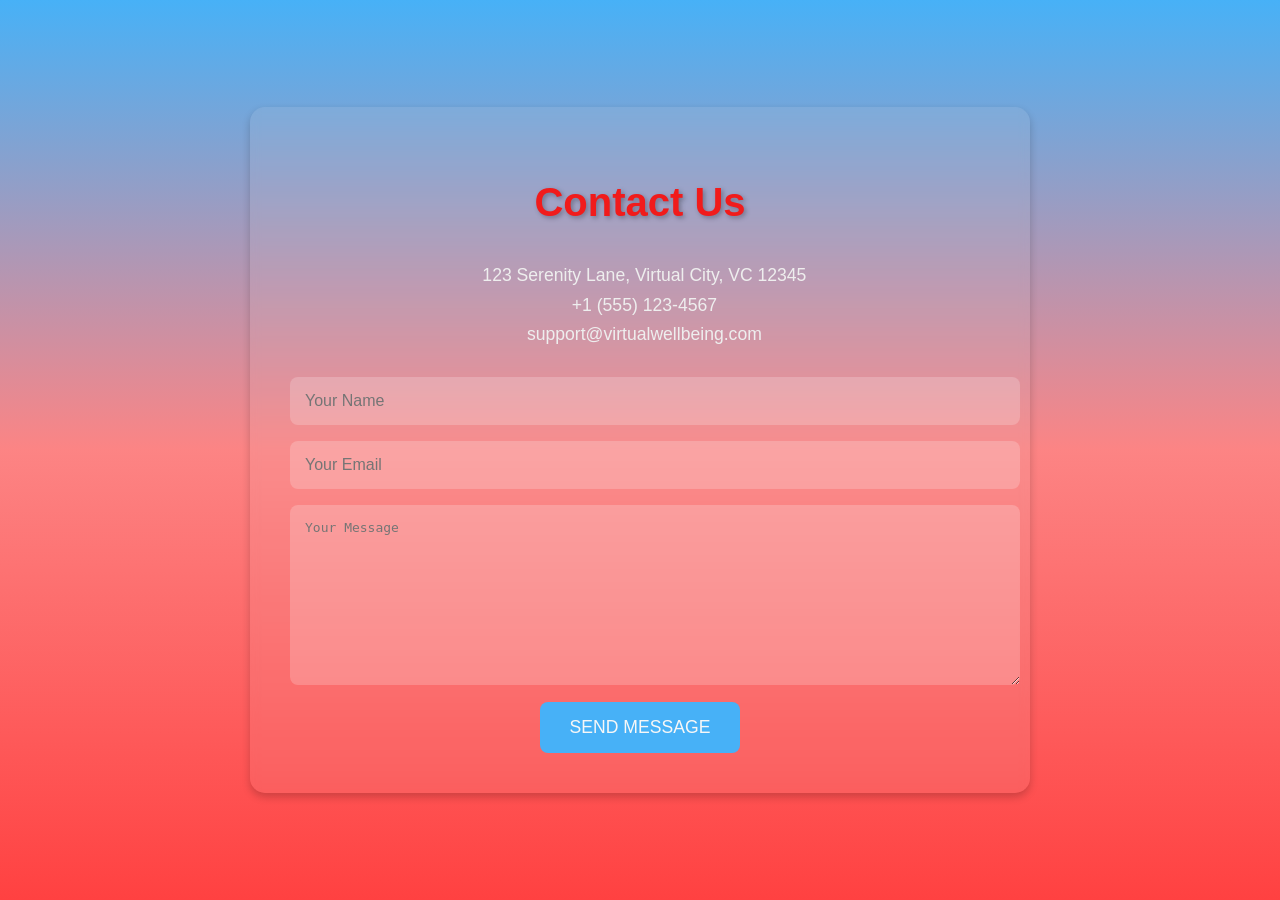
<file: ContactInfo.html>
<!DOCTYPE html>
<html lang="en">

<head>
    <meta charset="UTF-8">
    <meta name="viewport" content="width=device-width, initial-scale=1.0">
    <title>Contact Us - Virtual Wellbeing</title>
    <link rel="stylesheet" href="ContactInfo.css">
      <script defer src="ContactInfo.js"></script>
</head>

<body>
    <section class="contact-page">
        <div class="container">
            <h2>Contact Us</h2>
            <div class="contact-info">
                <p><i class="fas fa-map-marker-alt"></i> 123 Serenity Lane, Virtual City, VC 12345</p>
                <p><i class="fas fa-phone"></i> +1 (555) 123-4567</p>
                <p><i class="fas fa-envelope"></i> support@virtualwellbeing.com</p>
            </div>
            <form id="contactForm">
                <input type="text" id="name" name="name" placeholder="Your Name" required>
                <input type="email" id="email" name="email" placeholder="Your Email" required>
                <textarea id="message" name="message" placeholder="Your Message" required></textarea>
                <button type="submit">Send Message</button>
            </form>
             <p id="successMessage" class="success-message">Message sent! Thank you for your response.</p>
        </div>

        <div class="bubbles">
            <!-- Bubbles will be generated here by JavaScript -->
        </div>
    </section>

    <script src="ContactInfo.js"></script>
</body>

</html>
</file>
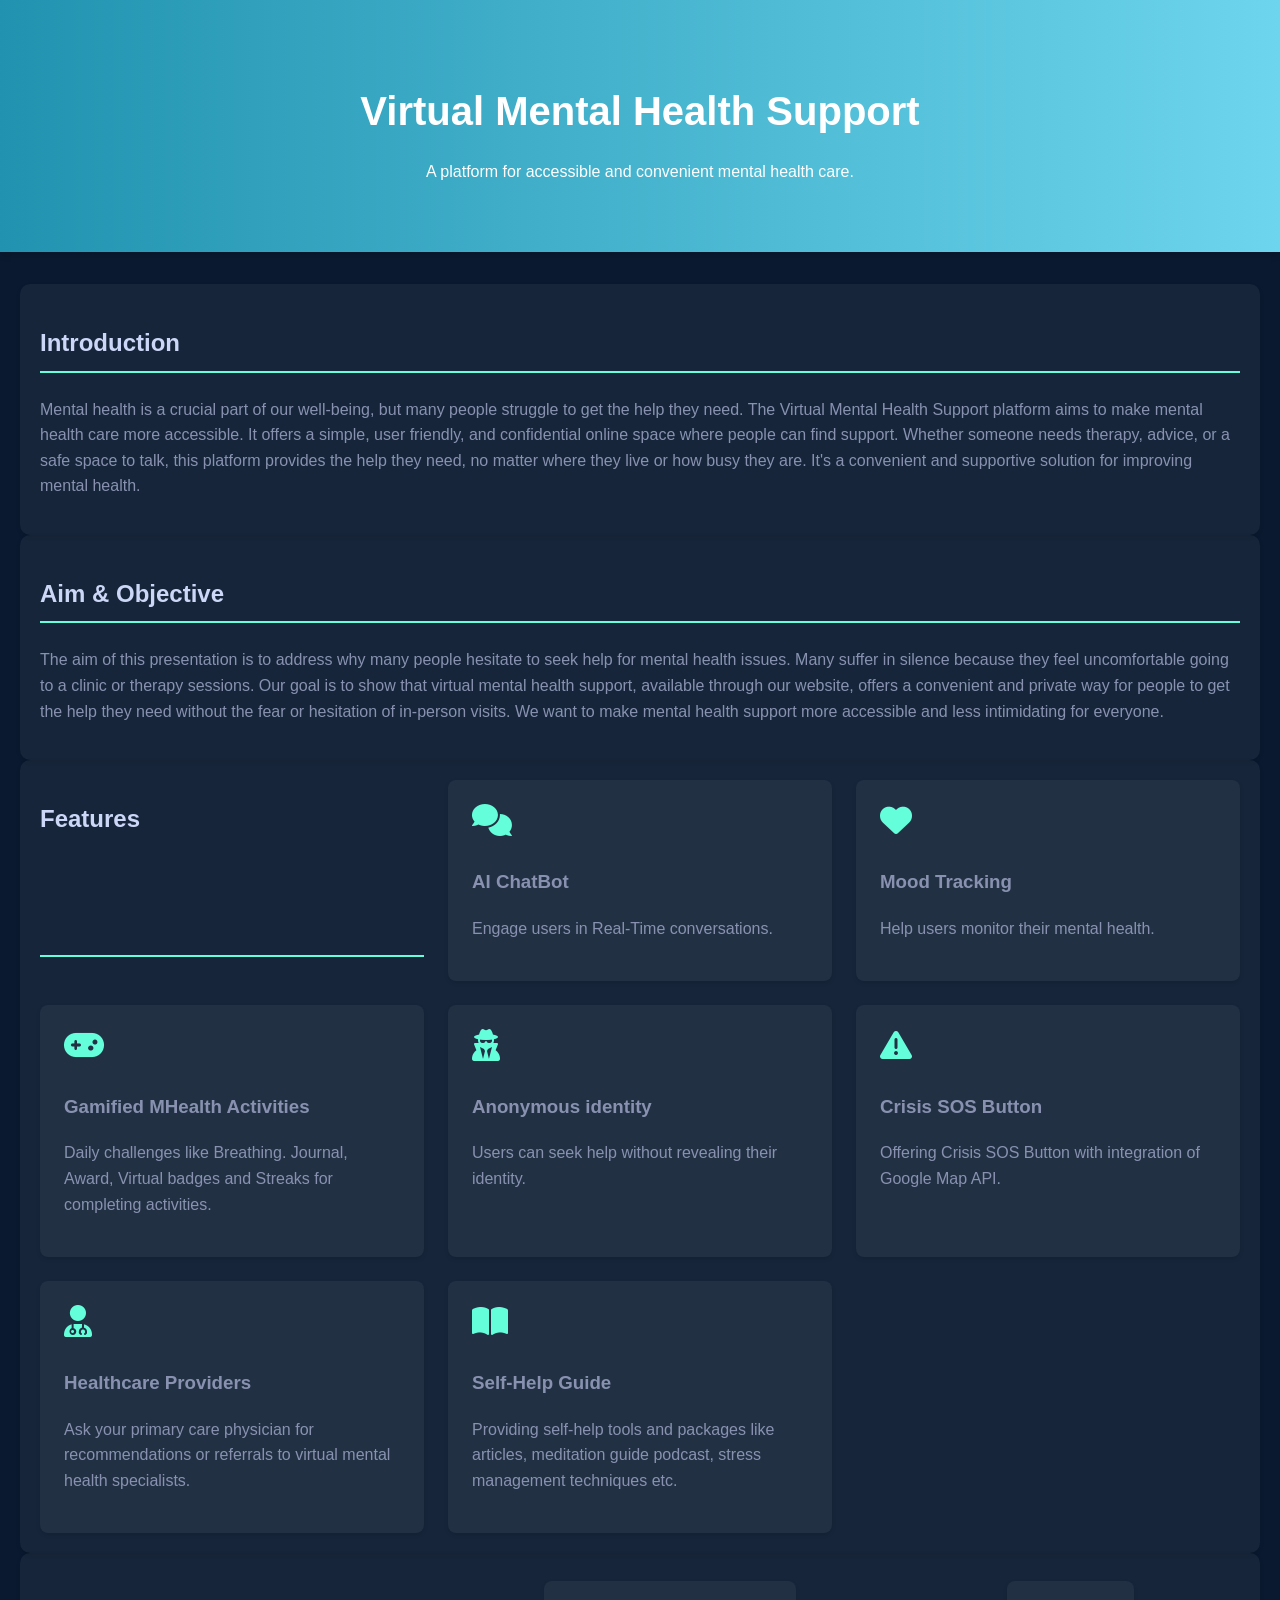
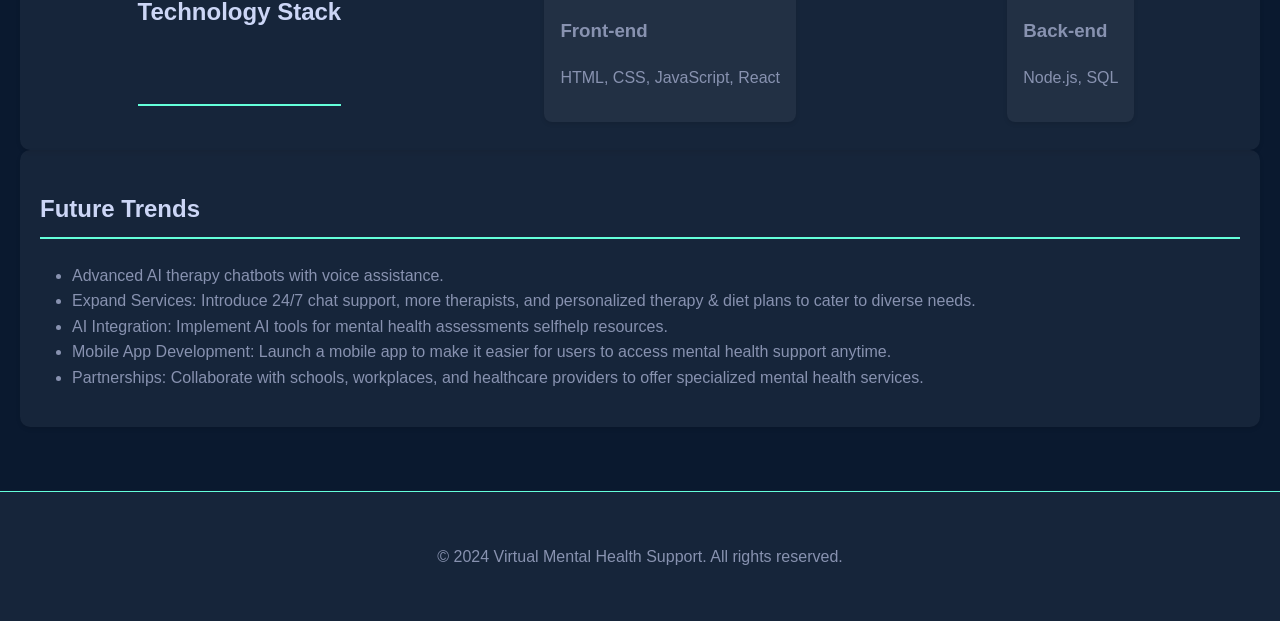
<file: PROJECT BLUEPRINT.html>
<!DOCTYPE html>
<html lang="en">

<head>
    <meta charset="UTF-8">
    <meta name="viewport" content="width=device-width, initial-scale=1.0">
    <title>Virtual Mental Health Support</title>
    <link rel="stylesheet" href="https://cdnjs.cloudflare.com/ajax/libs/font-awesome/6.0.0/css/all.min.css"
        integrity="sha512-9usAa10IRO0HhonpyAIVpjrylPvoDwiPUiKdWk5t3PyolY1cOd4DSE0Ga+ri4AuTroPR5aQvXU9xC6qOPnzFeg=="
        crossorigin="anonymous" referrerpolicy="no-referrer" />
    <style>
        /* CSS */
        :root {
            --primary-color: #64ffda;
            --secondary-color: #ccd6f6;
            --text-color: #8892b0;
            --dark-bg: #0a192f;
            --gradient-start: #2193b0;
            --gradient-end: #6dd5ed;
        }

        body {
            font-family: 'Segoe UI', Tahoma, Geneva, Verdana, sans-serif;
            margin: 0;
            padding: 0;
            background-color: var(--dark-bg);
            color: var(--text-color);
            line-height: 1.6;
            overflow-x: hidden;
        }

        .container {
            max-width: 1200px;
            margin: 0 auto;
            padding: 20px;
        }

        header {
            background: linear-gradient(to right, var(--gradient-start), var(--gradient-end));
            color: white;
            text-align: center;
            padding: 2rem 0;
            margin-bottom: 2rem;
            box-shadow: 0 4px 6px rgba(0, 0, 0, 0.1);
        }

        header h1 {
            font-size: 2.5rem;
            margin-bottom: 0.5rem;
        }

        section {
            margin-bottom: 3rem;
            padding: 2rem;
            background-color: rgba(255, 255, 255, 0.05);
            border-radius: 10px;
            box-shadow: 0 2px 4px rgba(0, 0, 0, 0.1);
            transition: transform 0.3s ease-in-out;
        }

        section:hover {
            transform: translateY(-5px);
        }

        section h2 {
            color: var(--secondary-color);
            border-bottom: 2px solid var(--primary-color);
            padding-bottom: 0.5rem;
            margin-bottom: 1.5rem;
        }

        /* Features Section */
        .features {
            display: grid;
            grid-template-columns: repeat(auto-fit, minmax(300px, 1fr));
            gap: 1.5rem;
        }

        .feature-card {
            padding: 1.5rem;
            background-color: rgba(255, 255, 255, 0.05);
            border-radius: 8px;
            box-shadow: 0 2px 4px rgba(0, 0, 0, 0.1);
        }

        .feature-card i {
            font-size: 2rem;
            color: var(--primary-color);
            margin-bottom: 0.75rem;
        }

        /* Technology Stack Section */
        .tech-stack {
            display: flex;
            flex-wrap: wrap;
            justify-content: space-around;
        }

        .tech-item {
            padding: 1rem;
            background-color: rgba(255, 255, 255, 0.05);
            border-radius: 8px;
            box-shadow: 0 2px 4px rgba(0, 0, 0, 0.1);
            margin: 0.5rem;
        }

        /* Future Trends Section */
        .future-trends ul {
            list-style-type: disc;
            padding-left: 2rem;
        }

        /* Footer */
        footer {
            text-align: center;
            margin-top: 4rem;
            padding: 1rem;
            background-color: rgba(255, 255, 255, 0.05);
            border-top: 1px solid var(--primary-color);
        }
    </style>
</head>

<body>
    <header>
        <div class="container">
            <h1>Virtual Mental Health Support</h1>
            <p>A platform for accessible and convenient mental health care.</p>
        </div>
    </header>

    <section class="container">
        <h2>Introduction</h2>
        <p>Mental health is a crucial part of our well-being, but many people struggle to get the help they need. The Virtual
            Mental Health Support platform aims to make mental health care more accessible. It offers a simple, user
            friendly, and confidential online space where people can find support. Whether someone needs therapy, advice,
            or a safe space to talk, this platform provides the help they need, no matter where they live or how busy they
            are. It's a convenient and supportive solution for improving mental health.</p>
    </section>

    <section class="container">
        <h2>Aim & Objective</h2>
        <p>The aim of this presentation is to address why many people hesitate to seek help for mental health issues. Many
            suffer in silence because they feel uncomfortable going to a clinic or therapy sessions. Our goal is to show
            that virtual mental health support, available through our website, offers a convenient and private way for people
            to get the help they need without the fear or hesitation of in-person visits. We want to make mental health
            support more accessible and less intimidating for everyone.</p>
    </section>

    <section class="container features">
        <h2>Features</h2>
        <div class="feature-card">
            <i class="fas fa-comments"></i>
            <h3>AI ChatBot</h3>
            <p>Engage users in Real-Time conversations.</p>
        </div>

        <div class="feature-card">
            <i class="fas fa-heart"></i>
            <h3>Mood Tracking</h3>
            <p>Help users monitor their mental health.</p>
        </div>

        <div class="feature-card">
            <i class="fas fa-gamepad"></i>
            <h3>Gamified MHealth Activities</h3>
            <p>Daily challenges like Breathing. Journal, Award, Virtual badges and Streaks for completing activities.</p>
        </div>

        <div class="feature-card">
            <i class="fas fa-user-secret"></i>
            <h3>Anonymous identity</h3>
            <p>Users can seek help without revealing their identity.</p>
        </div>

        <div class="feature-card">
            <i class="fas fa-exclamation-triangle"></i>
            <h3>Crisis SOS Button</h3>
            <p>Offering Crisis SOS Button with integration of Google Map API.</p>
        </div>

        <div class="feature-card">
            <i class="fas fa-user-md"></i>
            <h3>Healthcare Providers</h3>
            <p>Ask your primary care physician for recommendations or referrals to virtual mental health specialists.</p>
        </div>

        <div class="feature-card">
            <i class="fas fa-book-open"></i>
            <h3>Self-Help Guide</h3>
            <p>Providing self-help tools and packages like articles, meditation guide podcast, stress management techniques
                etc.</p>
        </div>
    </section>

    <section class="container tech-stack">
        <h2>Technology Stack</h2>
        <div class="tech-item">
            <h3>Front-end</h3>
            <p>HTML, CSS, JavaScript, React</p>
        </div>
        <div class="tech-item">
            <h3>Back-end</h3>
            <p>Node.js, SQL</p>
        </div>
    </section>

    <section class="container future-trends">
        <h2>Future Trends</h2>
        <ul>
            <li>Advanced AI therapy chatbots with voice assistance.</li>
            <li>Expand Services: Introduce 24/7 chat support, more therapists, and personalized therapy & diet plans to
                cater to diverse needs.</li>
            <li>AI Integration: Implement AI tools for mental health assessments selfhelp resources.</li>
            <li>Mobile App Development: Launch a mobile app to make it easier for users to access mental health support
                anytime.</li>
            <li>Partnerships: Collaborate with schools, workplaces, and healthcare providers to offer specialized mental
                health services.</li>
        </ul>
    </section>

    <footer>
        <div class="container">
            <p>&copy; 2024 Virtual Mental Health Support. All rights reserved.</p>
        </div>
    </footer>
</body>

</html>
</file>
<file: ContactInfo.css>
/* CSS - styles.css */
:root {
    --ice-blue: #47b1f7;
    --red: #fc7979ea;
    --white: #ff4141;
    --text-shadow: 2px 2px 5px rgba(0, 0, 0, 0.3);
    --box-shadow: 0 4px 8px rgba(0, 0, 0, 0.2);
    --bubble-color: rgba(216, 162, 162, 0.76);
    --bubble-shadow: 0 0 10px rgba(252, 161, 161, 0.847);
}

body {
    font-family: 'Arial', sans-serif;
    margin: 0;
    overflow: hidden; /* Prevent scrollbars */
    background: linear-gradient(to bottom, var(--ice-blue), var(--red), var(--white));
    color: #cfcccc;
    height: 100vh;
    display: flex;
    align-items: center;
    justify-content: center;
}

.contact-page {
    width: 80%;
    max-width: 700px;
    margin: 0 auto;
    padding: 40px;
    background-color: rgba(221, 212, 212, 0.1);
    border-radius: 15px;
    box-shadow: var(--box-shadow);
    backdrop-filter: blur(5px);
    text-align: center;
    position: relative; /* For positioning bubbles */
}

h2 {
    font-size: 2.5em;
    color: #f11b1b;
    text-shadow: var(--text-shadow);
    margin-bottom: 1em;
}

.contact-info {
    margin-bottom: 2em;
}

.contact-info p {
    color: #eee;
    font-size: 1.1em;
    margin: 0.5em 0;
}

.contact-info i {
    margin-right: 0.5em;
    color: var(--ice-blue);
}

/* Form Styles */
input,
textarea {
    width: 100%;
    padding: 15px;
    margin-bottom: 1em;
    border: none;
    border-radius: 8px;
    background-color: rgba(255, 255, 255, 0.2);
    color: #eee;
    font-size: 1em;
    outline: none;
    transition: background-color 0.3s ease;
}

input:focus,
textarea:focus {
    background-color: rgba(255, 255, 255, 0.3);
}

textarea {
    height: 150px;
    resize: vertical;
}

button {
    background-color: var(--ice-blue);
    color: #f7f7f7;
    padding: 15px 30px;
    border: none;
    border-radius: 8px;
    cursor: pointer;
    font-size: 1.1em;
    text-transform: uppercase;
    transition: background-color 0.3s ease, transform 0.2s ease;
}

button:hover {
    background-color: var(--red);
    color: #fff;
    transform: translateY(-2px);
    box-shadow: 0 2px 5px rgba(255, 255, 255, 0.974);
}

/* Bubble Styles */
.bubbles {
    position: absolute;
    width: 100%;
    height: 100%;
    overflow: hidden;
    top: 0;
    left: 0;
    z-index: -1; /* Behind the content */
    pointer-events: none; /* Make sure bubbles don't interfere with form */
}

.bubble {
    position: absolute;
    display: block;
    width: 20px;
    height: 20px;
    border-radius: 50%;
    background: var(--bubble-color);
    box-shadow: var(--bubble-shadow);
    animation: animate 25s linear infinite;
    bottom: -100px;
    left: var(--bubble-left); /* Set by JavaScript */
}

/* Keyframes for Bubble Animation */
@keyframes animate {
    0% {
        transform: translateY(0) rotate(0deg);
        opacity: 0;
    }

    50% {
        opacity: 1;
    }

    100% {
        transform: translateY(-1000px) rotate(720deg);
        opacity: 0;
    }
}

/* Success Message */
.success-message {
    display: none;
    color: #fff;
    background-color: rgba(27, 193, 25, 0.784);
    padding: 15px;
    border-radius: 8px;
    margin-top: 20px;
}

@media (max-width: 768px) {
    .contact-page {
        width: 95%;
        padding: 30px;
    }

    h2 {
        font-size: 2em;
    }
}
</file>
